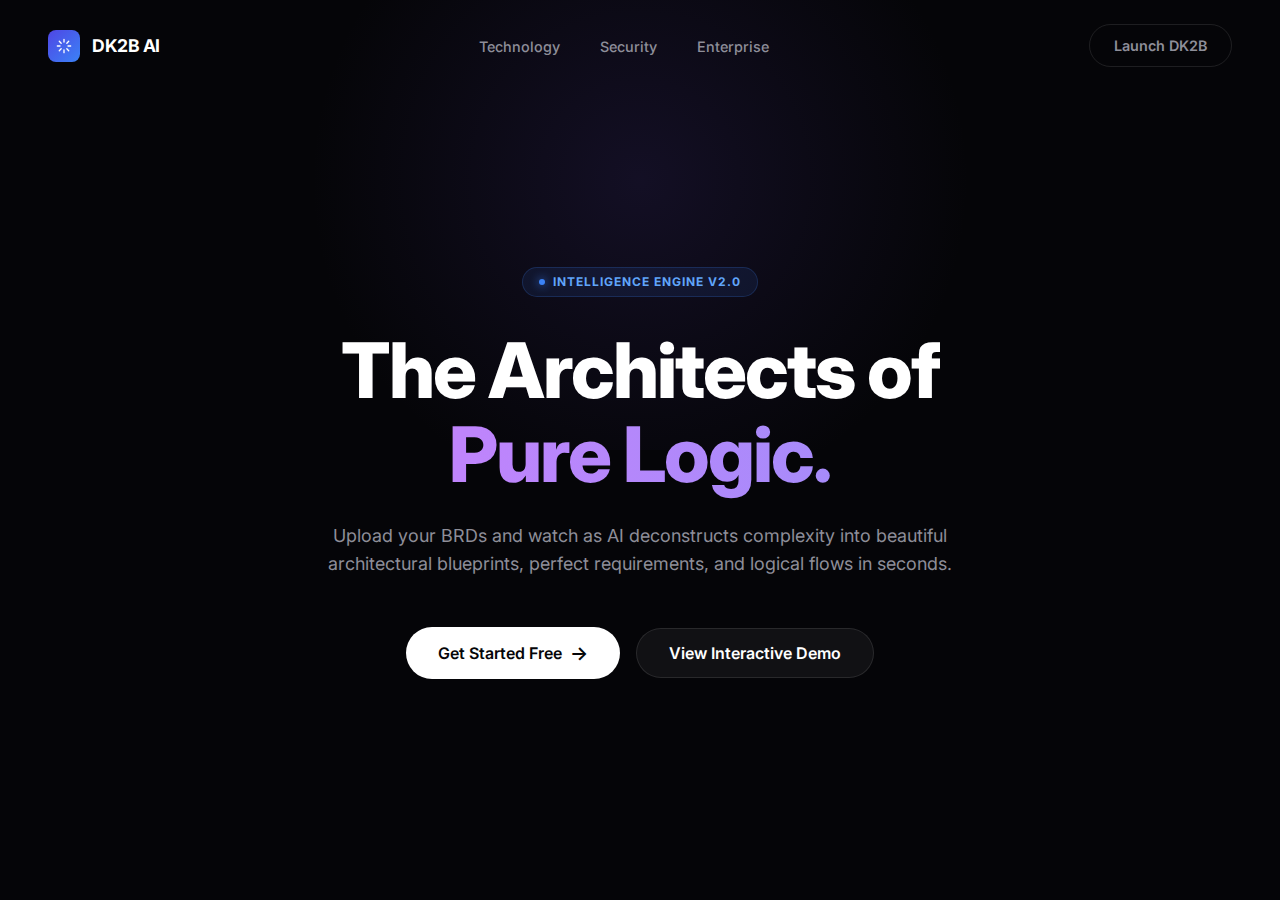
<file: index.html>
<!DOCTYPE html>
<html lang="en">
<head>
    <meta charset="UTF-8">
    <meta name="viewport" content="width=device-width, initial-scale=1.0">
    <title>DK2B AI - Pure Logic</title>
    <link href="https://fonts.googleapis.com/css2?family=Inter:wght@400;500;600;700;800&display=swap" rel="stylesheet">
    
    <style>
        /* Base Styles & Variables */
        :root {
            --bg-color: #050508;
            --text-main: #ffffff;
            --text-muted: #8e8e99;
            --accent-blue: #3b82f6;
            --gradient-start: #a78bfa;
            --gradient-end: #e879f9;
            --font-family: 'Inter', sans-serif;
        }

        * {
            margin: 0;
            padding: 0;
            box-sizing: border-box;
        }

        body {
            background-color: var(--bg-color);
            color: var(--text-main);
            font-family: var(--font-family);
            min-height: 100vh;
            display: flex;
            flex-direction: column;
            overflow-x: hidden;
            position: relative;
        }

        /* Ambient Glow Effect */
        .ambient-glow {
            position: absolute;
            top: -10%;
            left: 50%;
            transform: translateX(-50%);
            width: 60vw;
            height: 60vh;
            background: radial-gradient(circle, rgba(62, 45, 122, 0.25) 0%, rgba(5, 5, 8, 0) 70%);
            z-index: -1;
            pointer-events: none;
        }

        /* Typography */
        a {
            text-decoration: none;
            color: inherit;
        }

        /* Navigation */
        .navbar {
            display: flex;
            justify-content: space-between;
            align-items: center;
            padding: 1.5rem 3rem;
            width: 100%;
            max-width: 1400px;
            margin: 0 auto;
        }

        .logo {
            display: flex;
            align-items: center;
            gap: 0.75rem;
            font-weight: 700;
            font-size: 1.1rem;
            letter-spacing: -0.5px;
        }

        .logo-icon {
            background: linear-gradient(135deg, #4f46e5, #3b82f6);
            width: 32px;
            height: 32px;
            border-radius: 8px;
            display: flex;
            align-items: center;
            justify-content: center;
            color: white;
        }

        .nav-links {
            display: flex;
            list-style: none;
            gap: 2.5rem;
        }

        .nav-links a {
            color: var(--text-muted);
            font-size: 0.9rem;
            font-weight: 500;
            transition: color 0.3s ease;
        }

        .nav-links a:hover {
            color: var(--text-main);
        }

        /* Buttons */
        .btn {
            padding: 0.75rem 1.5rem;
            border-radius: 100px; /* Pill shape */
            font-size: 0.9rem;
            font-weight: 600;
            transition: all 0.3s ease;
            cursor: pointer;
            display: flex;
            align-items: center;
            gap: 0.5rem;
            border: none;
        }

        .btn-outline {
            background: transparent;
            border: 1px solid rgba(255, 255, 255, 0.1);
            color: var(--text-muted);
        }

        .btn-outline:hover {
            border-color: rgba(255, 255, 255, 0.3);
            color: var(--text-main);
        }

        .btn-primary {
            background: var(--text-main);
            color: var(--bg-color);
            padding: 0.875rem 2rem;
            font-size: 1rem;
        }

        .btn-primary:hover {
            transform: translateY(-2px);
            box-shadow: 0 4px 20px rgba(255, 255, 255, 0.15);
        }

        .btn-secondary {
            background: rgba(255, 255, 255, 0.05);
            border: 1px solid rgba(255, 255, 255, 0.1);
            color: var(--text-main);
            padding: 0.875rem 2rem;
            font-size: 1rem;
        }

        .btn-secondary:hover {
            background: rgba(255, 255, 255, 0.1);
        }

        /* Hero Section */
        .hero {
            flex: 1;
            display: flex;
            flex-direction: column;
            align-items: center;
            justify-content: center;
            text-align: center;
            padding: 2rem;
            max-width: 900px;
            margin: 0 auto;
            margin-top: -5vh; /* Slight adjustment to vertically center better */
        }

        .badge {
            background: rgba(59, 130, 246, 0.1);
            border: 1px solid rgba(59, 130, 246, 0.2);
            color: #60a5fa;
            padding: 0.4rem 1rem;
            border-radius: 100px;
            font-size: 0.75rem;
            font-weight: 700;
            letter-spacing: 1px;
            display: flex;
            align-items: center;
            gap: 0.5rem;
            margin-bottom: 2rem;
        }

        .dot {
            width: 6px;
            height: 6px;
            background-color: #3b82f6;
            border-radius: 50%;
            box-shadow: 0 0 10px #3b82f6;
        }

        .hero-title {
            font-size: clamp(3.5rem, 6vw, 5.5rem);
            font-weight: 800;
            line-height: 1.1;
            letter-spacing: -2px;
            margin-bottom: 1.5rem;
        }

        .gradient-text {
            background: linear-gradient(90deg, #c084fc, #a78bfa);
            -webkit-background-clip: text;
            -webkit-text-fill-color: transparent;
            background-clip: text;
            color: transparent;
        }

        .hero-subtitle {
            color: var(--text-muted);
            font-size: 1.125rem;
            line-height: 1.6;
            max-width: 700px;
            margin-bottom: 3rem;
            font-weight: 400;
        }

        .cta-group {
            display: flex;
            gap: 1rem;
            align-items: center;
        }

        .arrow {
            font-size: 1.2rem;
            transition: transform 0.3s ease;
        }

        .btn-primary:hover .arrow {
            transform: translateX(4px);
        }

        /* Animation Classes */
        .fade-in {
            opacity: 0;
            transform: translateY(20px);
            transition: opacity 0.8s ease-out, transform 0.8s ease-out;
        }

        .fade-in.visible {
            opacity: 1;
            transform: translateY(0);
        }

        /* Responsive Design */
        @media (max-width: 768px) {
            .navbar {
                padding: 1rem;
            }
            .nav-links, .nav-btn {
                display: none; 
            }
            .cta-group {
                flex-direction: column;
                width: 100%;
            }
            .btn {
                width: 100%;
                justify-content: center;
            }
        }
    </style>
</head>
<body>
    <div class="ambient-glow"></div>

    <nav class="navbar fade-in">
        <div class="logo">
            <div class="logo-icon">
                <svg width="16" height="16" viewBox="0 0 24 24" fill="none" stroke="currentColor" stroke-width="2" stroke-linecap="round" stroke-linejoin="round"><path d="M12 2v4m0 12v4M4.93 4.93l2.83 2.83m8.48 8.48l2.83 2.83M2 12h4m12 0h4M4.93 19.07l2.83-2.83m8.48-8.48l2.83-2.83"/></svg>
            </div>
            <span>DK2B AI</span>
        </div>
        <ul class="nav-links">
            <li><a href="#">Technology</a></li>
            <li><a href="#">Security</a></li>
            <li><a href="#">Enterprise</a></li>
        </ul>
        <a href="frontend_simple/index.html" class="btn btn-outline nav-btn">Launch DK2B</a>
    </nav>

    <main class="hero fade-in">
        <div class="badge">
            <span class="dot"></span>
            INTELLIGENCE ENGINE V2.0
        </div>
        
        <h1 class="hero-title">
            The Architects of <br>
            <span class="gradient-text">Pure Logic.</span>
        </h1>
        
        <p class="hero-subtitle">
            Upload your BRDs and watch as AI deconstructs complexity into beautiful architectural blueprints, perfect requirements, and logical flows in seconds.
        </p>
        
        <div class="cta-group">
            <a href="frontend_simple/index.html" class="btn btn-primary">
                Get Started Free 
                <span class="arrow">&rarr;</span>
            </a>
            <a href="#" class="btn btn-secondary">
                View Interactive Demo
            </a>
        </div>
    </main>

    <script>
        // Simple script to trigger the fade-in animation once the DOM is loaded
        document.addEventListener('DOMContentLoaded', () => {
            const fadeElements = document.querySelectorAll('.fade-in');
            
            // Slight delay for a smoother entrance
            setTimeout(() => {
                fadeElements.forEach((el, index) => {
                    // Stagger the animation slightly between elements
                    setTimeout(() => {
                        el.classList.add('visible');
                    }, index * 150);
                });
            }, 100);
        });
    </script>
</body>
</html>
</file>
